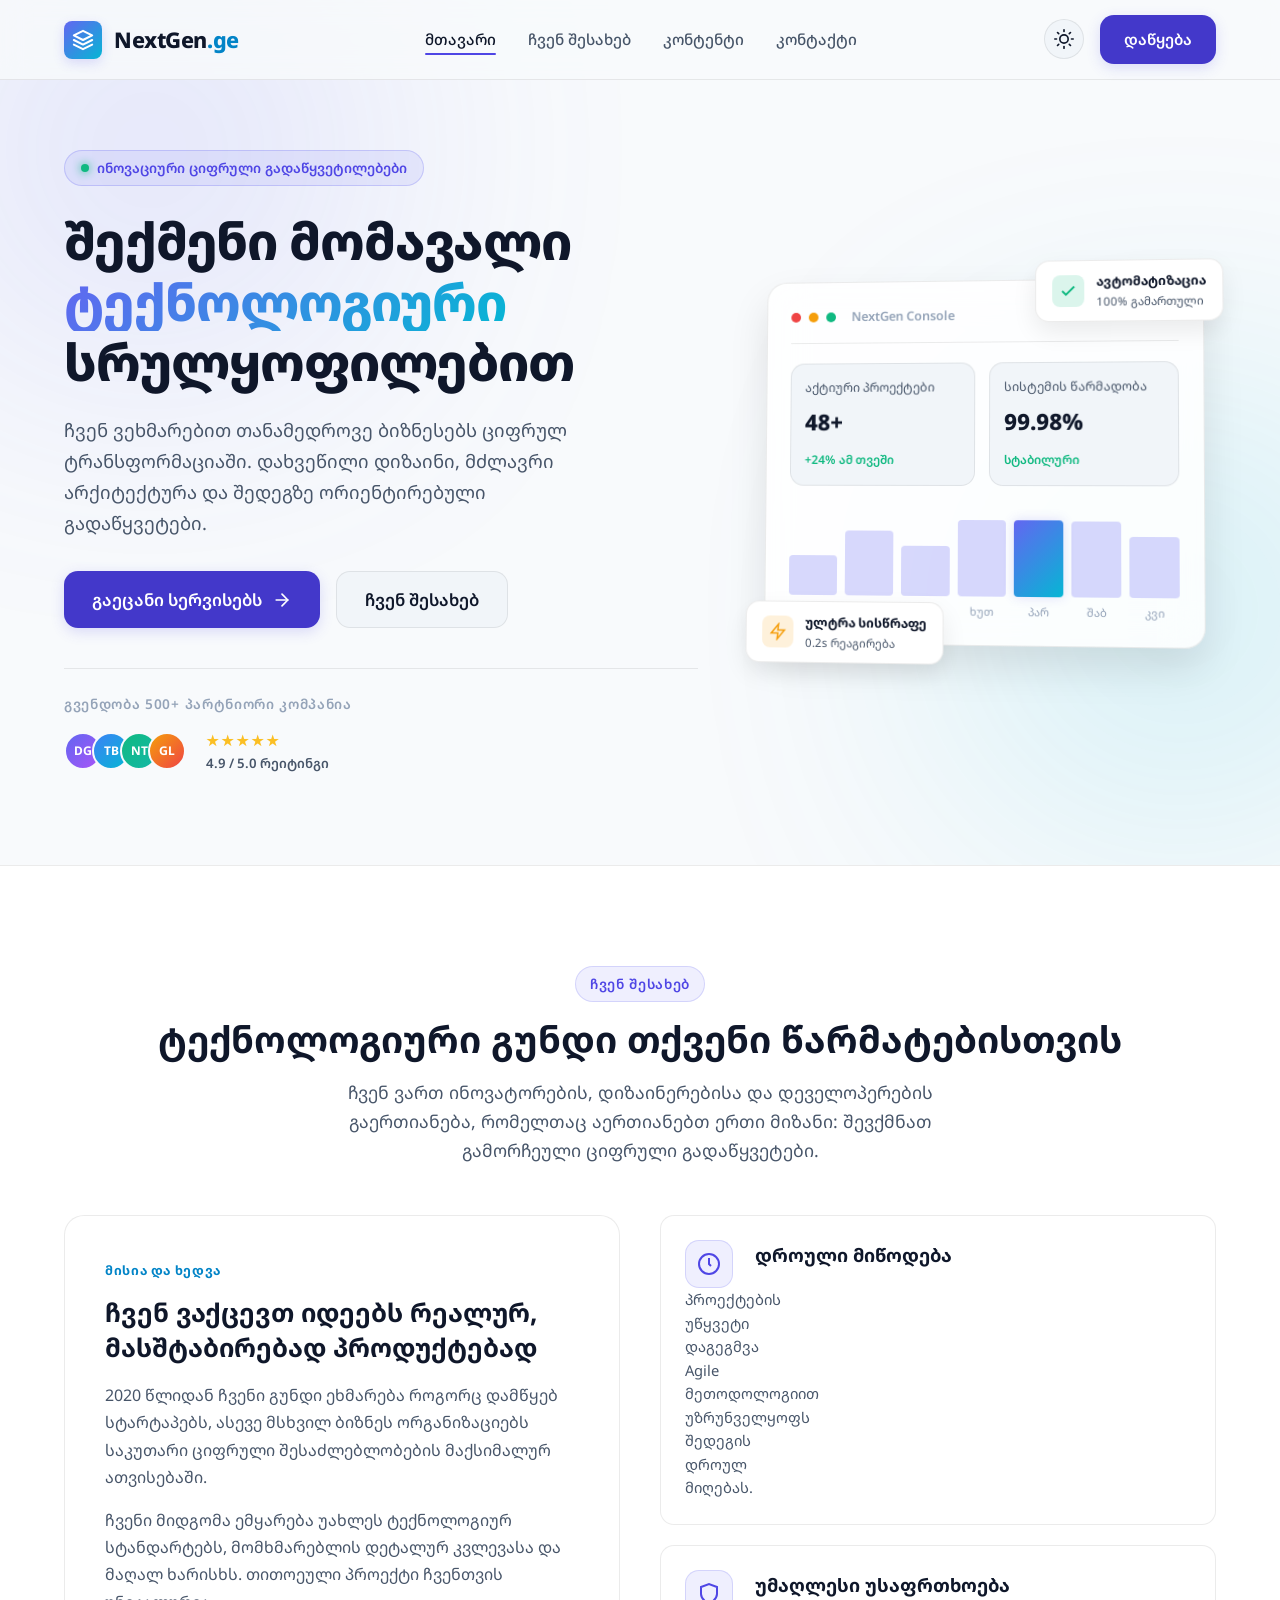
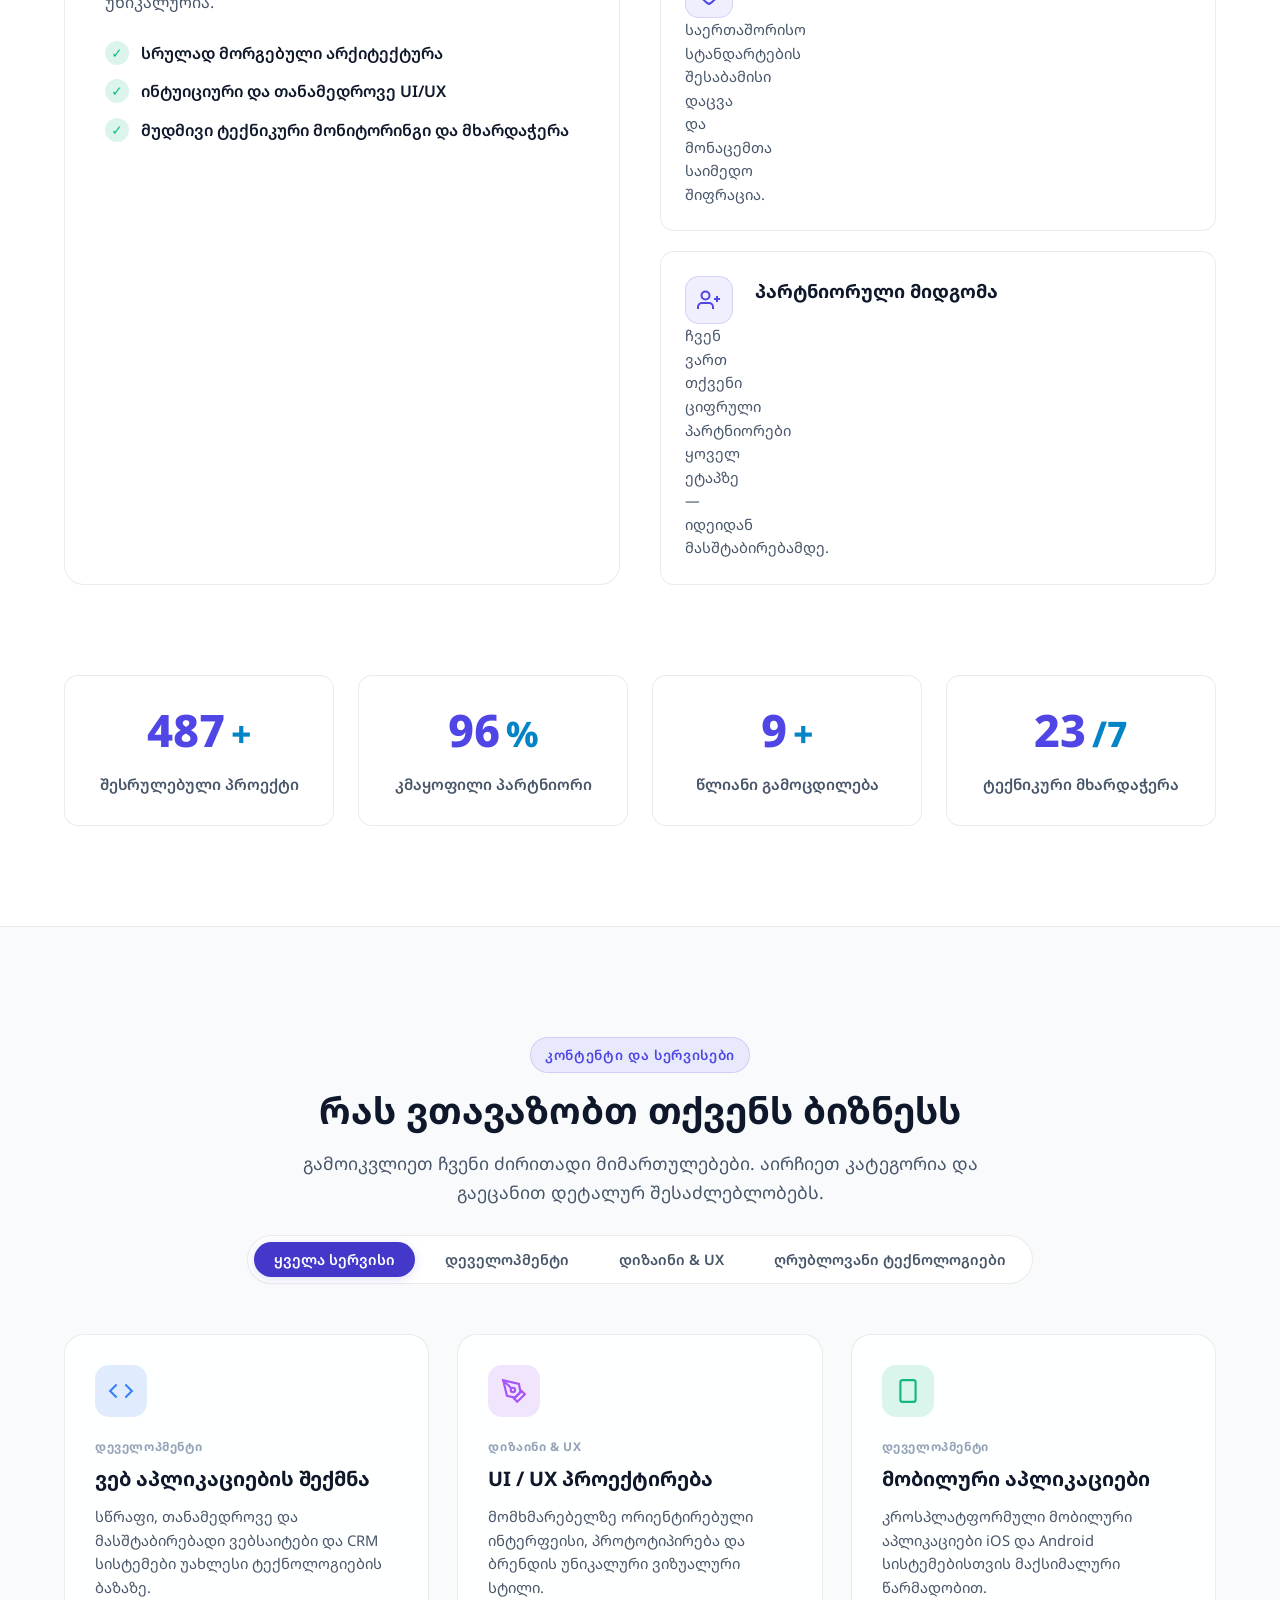
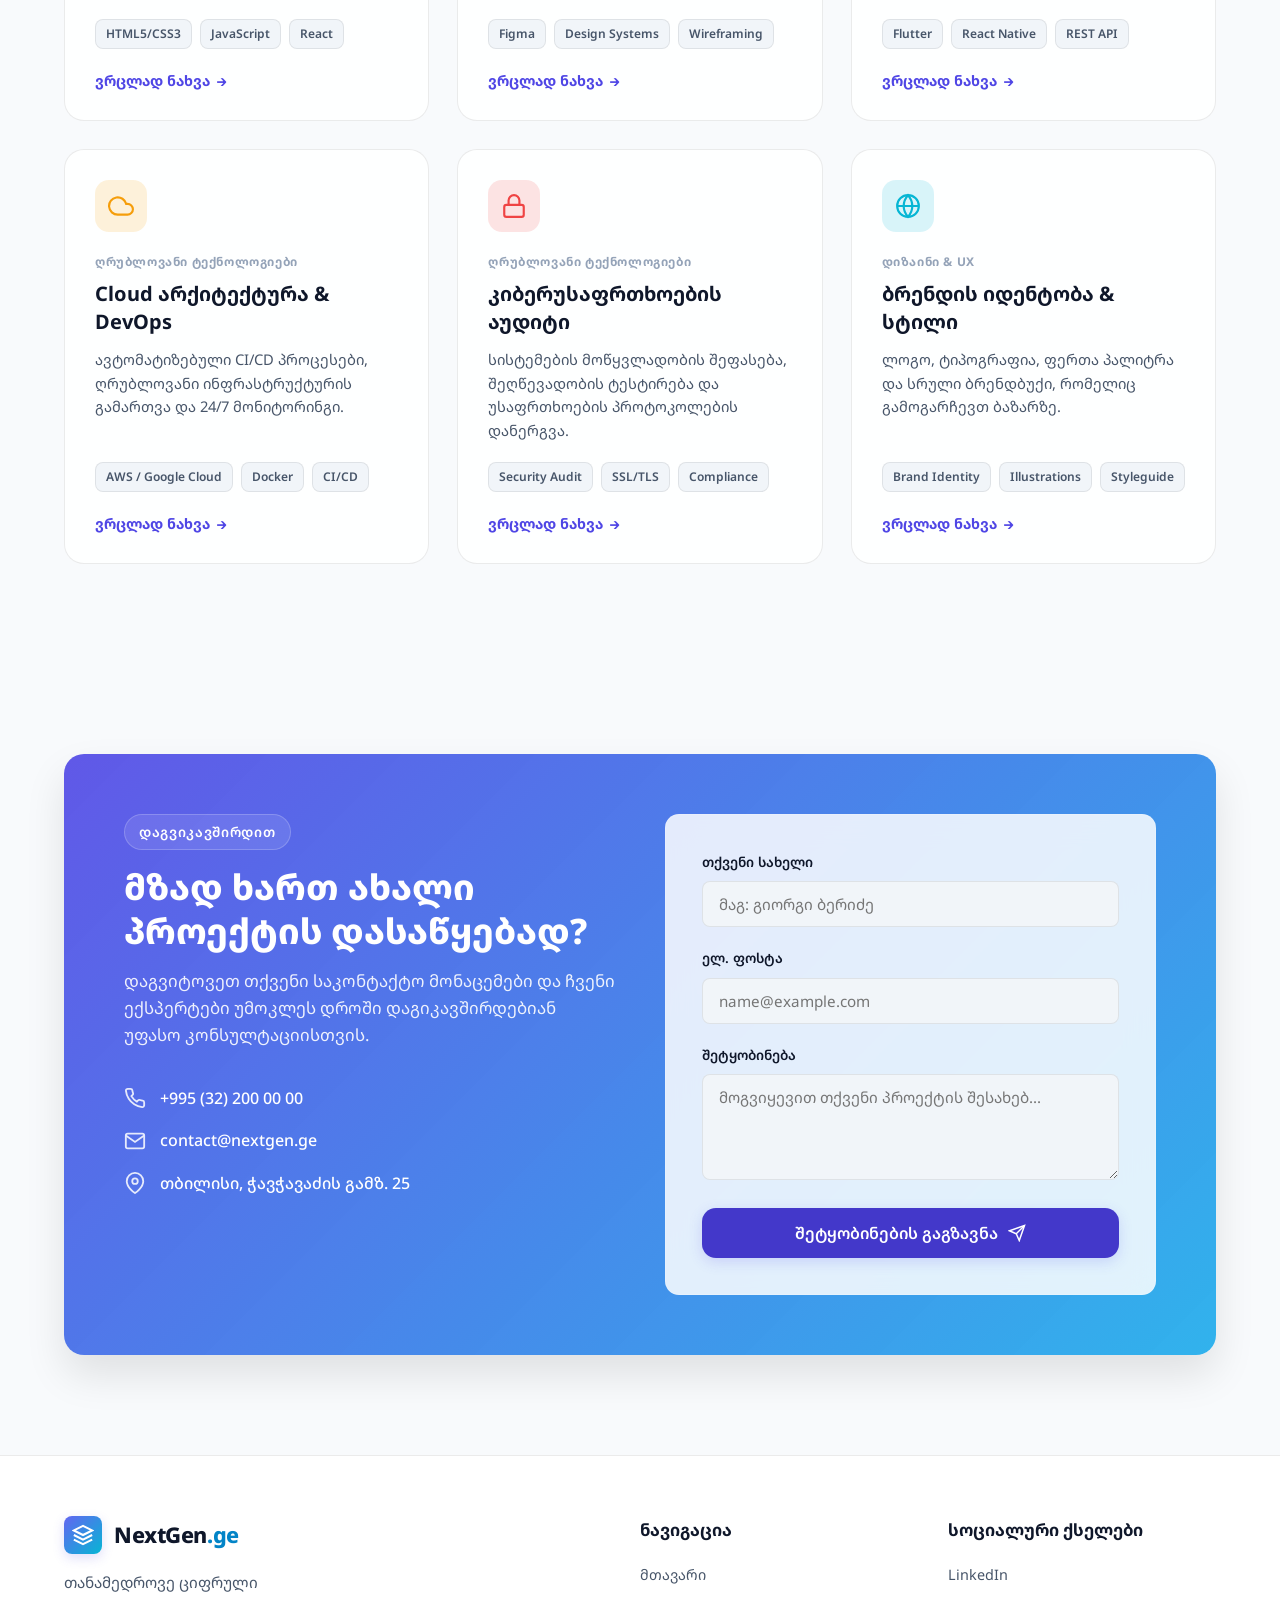
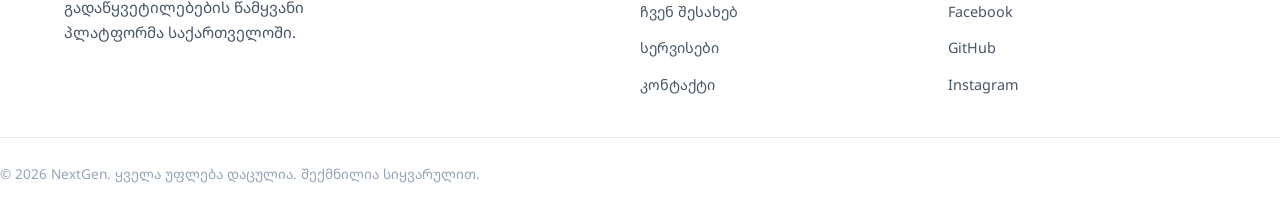
<file: index.html>
<!DOCTYPE html>
<html lang="ka">
<head>
    <meta charset="UTF-8">
    <meta name="viewport" content="width=device-width, initial-scale=1.0">
    <title>NextGen Solutions - Landing Page</title>
    <!-- Google Fonts: Noto Sans Georgian & Plus Jakarta Sans -->
    <link rel="preconnect" href="https://fonts.googleapis.com">
    <link rel="preconnect" href="https://fonts.gstatic.com" crossorigin>
    <link href="https://fonts.googleapis.com/css2?family=Noto+Sans+Georgian:wght@300;400;500;600;700;800&family=Plus+Jakarta+Sans:wght@400;500;600;700;800&display=swap" rel="stylesheet">
    <link rel="stylesheet" href="style.css">
</head>
<body>

    <!-- Background Glow Effect -->
    <div class="ambient-glow glow-1"></div>
    <div class="ambient-glow glow-2"></div>

    <!-- Navigation Header -->
    <header class="navbar" id="navbar">
        <div class="container nav-container">
            <a href="#hero" class="nav-logo">
                <div class="logo-icon">
                    <svg viewBox="0 0 24 24" fill="none" stroke="currentColor" stroke-width="2.2" stroke-linecap="round" stroke-linejoin="round">
                        <polygon points="12 2 2 7 12 12 22 7 12 2"></polygon>
                        <polyline points="2 17 12 22 22 17"></polyline>
                        <polyline points="2 12 12 17 22 12"></polyline>
                    </svg>
                </div>
                <span>NextGen<span class="logo-accent">.ge</span></span>
            </a>

            <nav class="nav-menu" id="navMenu">
                <ul class="nav-list">
                    <li><a href="#hero" class="nav-link active">მთავარი</a></li>
                    <li><a href="#about" class="nav-link">ჩვენ შესახებ</a></li>
                    <li><a href="#content" class="nav-link">კონტენტი</a></li>
                    <li><a href="#contact" class="nav-link">კონტაქტი</a></li>
                </ul>
            </nav>

            <div class="nav-actions">
                <!-- Theme Toggle Button -->
                <button class="theme-toggle" id="themeToggle" aria-label="თემის შეცვლა" title="თემის შეცვლა">
                    <svg class="sun-icon" viewBox="0 0 24 24" fill="none" stroke="currentColor" stroke-width="2" stroke-linecap="round" stroke-linejoin="round">
                        <circle cx="12" cy="12" r="5"></circle>
                        <line x1="12" y1="1" x2="12" y2="3"></line>
                        <line x1="12" y1="21" x2="12" y2="23"></line>
                        <line x1="4.22" y1="4.22" x2="5.64" y2="5.64"></line>
                        <line x1="18.36" y1="18.36" x2="19.78" y2="19.78"></line>
                        <line x1="1" y1="12" x2="3" y2="12"></line>
                        <line x1="21" y1="12" x2="23" y2="12"></line>
                        <line x1="4.22" y1="19.78" x2="5.64" y2="18.36"></line>
                        <line x1="18.36" y1="5.64" x2="19.78" y2="4.22"></line>
                    </svg>
                    <svg class="moon-icon" viewBox="0 0 24 24" fill="none" stroke="currentColor" stroke-width="2" stroke-linecap="round" stroke-linejoin="round">
                        <path d="M21 12.79A9 9 0 1 1 11.21 3 7 7 0 0 0 21 12.79z"></path>
                    </svg>
                </button>

                <a href="#contact" class="btn btn-primary nav-cta">დაწყება</a>

                <!-- Mobile Hamburger Toggle -->
                <button class="mobile-toggle" id="mobileToggle" aria-label="მენიუს გახსნა">
                    <span></span>
                    <span></span>
                    <span></span>
                </button>
            </div>
        </div>
    </header>

    <main>
        <!-- ================= HERO SECTION ================= -->
        <section class="hero-section" id="hero">
            <div class="container hero-container">
                <div class="hero-content">
                    <div class="hero-badge">
                        <span class="badge-dot"></span>
                        <span>ინოვაციური ციფრული გადაწყვეტილებები</span>
                    </div>

                    <h1 class="hero-title">
                        შექმენი მომავალი <span class="gradient-text">ტექნოლოგიური</span> სრულყოფილებით
                    </h1>

                    <p class="hero-desc">
                        ჩვენ ვეხმარებით თანამედროვე ბიზნესებს ციფრულ ტრანსფორმაციაში. დახვეწილი დიზაინი, მძლავრი არქიტექტურა და შედეგზე ორიენტირებული გადაწყვეტები.
                    </p>

                    <div class="hero-buttons">
                        <a href="#content" class="btn btn-primary btn-lg">
                            <span>გაეცანი სერვისებს</span>
                            <svg viewBox="0 0 24 24" fill="none" stroke="currentColor" stroke-width="2" stroke-linecap="round" stroke-linejoin="round">
                                <line x1="5" y1="12" x2="19" y2="12"></line>
                                <polyline points="12 5 19 12 12 19"></polyline>
                            </svg>
                        </a>
                        <a href="#about" class="btn btn-secondary btn-lg">
                            <span>ჩვენ შესახებ</span>
                        </a>
                    </div>

                    <div class="hero-trust">
                        <p class="trust-text">გვენდობა 500+ პარტნიორი კომპანია</p>
                        <div class="trust-avatars">
                            <div class="avatar-group">
                                <div class="avatar" style="background: linear-gradient(135deg, #6366f1, #a855f7);">DG</div>
                                <div class="avatar" style="background: linear-gradient(135deg, #3b82f6, #06b6d4);">TB</div>
                                <div class="avatar" style="background: linear-gradient(135deg, #10b981, #14b8a6);">NT</div>
                                <div class="avatar" style="background: linear-gradient(135deg, #f59e0b, #ef4444);">GL</div>
                            </div>
                            <div class="rating-box">
                                <div class="stars">★★★★★</div>
                                <span class="rating-num">4.9 / 5.0 რეიტინგი</span>
                            </div>
                        </div>
                    </div>
                </div>

                <!-- Hero Graphic / Interactive Card -->
                <div class="hero-visual">
                    <div class="glass-dashboard-card" id="heroCard">
                        <div class="card-header-bar">
                            <span class="bar-dot red"></span>
                            <span class="bar-dot yellow"></span>
                            <span class="bar-dot green"></span>
                            <span class="bar-title">NextGen Console</span>
                        </div>

                        <div class="card-metric-grid">
                            <div class="metric-box">
                                <span class="metric-label">აქტიური პროექტები</span>
                                <span class="metric-value">48+</span>
                                <span class="metric-change positive">+24% ამ თვეში</span>
                            </div>
                            <div class="metric-box">
                                <span class="metric-label">სისტემის წარმადობა</span>
                                <span class="metric-value">99.98%</span>
                                <span class="metric-change positive">სტაბილური</span>
                            </div>
                        </div>

                        <div class="card-graph-preview">
                            <div class="graph-bar-item" style="--height: 40%;"><span>ორშ</span></div>
                            <div class="graph-bar-item" style="--height: 65%;"><span>სამ</span></div>
                            <div class="graph-bar-item" style="--height: 50%;"><span>ოთხ</span></div>
                            <div class="graph-bar-item" style="--height: 85%;"><span>ხუთ</span></div>
                            <div class="graph-bar-item active" style="--height: 100%;"><span>პარ</span></div>
                            <div class="graph-bar-item" style="--height: 75%;"><span>შაბ</span></div>
                            <div class="graph-bar-item" style="--height: 60%;"><span>კვი</span></div>
                        </div>

                        <!-- Floating Micro Cards -->
                        <div class="floating-badge badge-top">
                            <div class="badge-icon success">
                                <svg viewBox="0 0 24 24" fill="none" stroke="currentColor" stroke-width="2.5"><polyline points="20 6 9 17 4 12"></polyline></svg>
                            </div>
                            <div>
                                <p class="float-title">ავტომატიზაცია</p>
                                <p class="float-sub">100% გამართული</p>
                            </div>
                        </div>

                        <div class="floating-badge badge-bottom">
                            <div class="badge-icon fire">
                                <svg viewBox="0 0 24 24" fill="none" stroke="currentColor" stroke-width="2"><polygon points="13 2 3 14 12 14 11 22 21 10 12 10 13 2"></polygon></svg>
                            </div>
                            <div>
                                <p class="float-title">ულტრა სისწრაფე</p>
                                <p class="float-sub">0.2s რეაგირება</p>
                            </div>
                        </div>
                    </div>
                </div>
            </div>
        </section>

        <!-- ================= ABOUT SECTION ================= -->
        <section class="about-section" id="about">
            <div class="container">
                <div class="section-header text-center">
                    <span class="section-tag">ჩვენ შესახებ</span>
                    <h2 class="section-title">ტექნოლოგიური გუნდი თქვენი წარმატებისთვის</h2>
                    <p class="section-desc">
                        ჩვენ ვართ ინოვატორების, დიზაინერებისა და დეველოპერების გაერთიანება, რომელთაც აერთიანებთ ერთი მიზანი: შევქმნათ გამორჩეული ციფრული გადაწყვეტები.
                    </p>
                </div>

                <div class="about-main-grid">
                    <div class="about-story-card">
                        <div class="story-badge">მისია და ხედვა</div>
                        <h3>ჩვენ ვაქცევთ იდეებს რეალურ, მასშტაბირებად პროდუქტებად</h3>
                        <p>
                            2020 წლიდან ჩვენი გუნდი ეხმარება როგორც დამწყებ სტარტაპებს, ასევე მსხვილ ბიზნეს ორგანიზაციებს საკუთარი ციფრული შესაძლებლობების მაქსიმალურ ათვისებაში.
                        </p>
                        <p>
                            ჩვენი მიდგომა ემყარება უახლეს ტექნოლოგიურ სტანდარტებს, მომხმარებლის დეტალურ კვლევასა და მაღალ ხარისხს. თითოეული პროექტი ჩვენთვის უნიკალურია.
                        </p>

                        <div class="about-bullets">
                            <div class="bullet-item">
                                <div class="bullet-check">✓</div>
                                <span>სრულად მორგებული არქიტექტურა</span>
                            </div>
                            <div class="bullet-item">
                                <div class="bullet-check">✓</div>
                                <span>ინტუიციური და თანამედროვე UI/UX</span>
                            </div>
                            <div class="bullet-item">
                                <div class="bullet-check">✓</div>
                                <span>მუდმივი ტექნიკური მონიტორინგი და მხარდაჭერა</span>
                            </div>
                        </div>
                    </div>

                    <div class="about-pillars">
                        <div class="pillar-card">
                            <div class="pillar-icon">
                                <svg viewBox="0 0 24 24" fill="none" stroke="currentColor" stroke-width="2"><circle cx="12" cy="12" r="10"></circle><polyline points="12 6 12 12 14 14"></polyline></svg>
                            </div>
                            <h4>დროული მიწოდება</h4>
                            <p>პროექტების უწყვეტი დაგეგმვა Agile მეთოდოლოგიით უზრუნველყოფს შედეგის დროულ მიღებას.</p>
                        </div>

                        <div class="pillar-card">
                            <div class="pillar-icon">
                                <svg viewBox="0 0 24 24" fill="none" stroke="currentColor" stroke-width="2"><path d="M12 22s8-4 8-10V5l-8-3-8 3v7c0 6 8 10 8 10z"></path></svg>
                            </div>
                            <h4>უმაღლესი უსაფრთხოება</h4>
                            <p>საერთაშორისო სტანდარტების შესაბამისი დაცვა და მონაცემთა საიმედო შიფრაცია.</p>
                        </div>

                        <div class="pillar-card">
                            <div class="pillar-icon">
                                <svg viewBox="0 0 24 24" fill="none" stroke="currentColor" stroke-width="2"><path d="M16 21v-2a4 4 0 0 0-4-4H5a4 4 0 0 0-4 4v2"></path><circle cx="8.5" cy="7.5" r="4"></circle><line x1="20" y1="8" x2="20" y2="14"></line><line x1="23" y1="11" x2="17" y2="11"></line></svg>
                            </div>
                            <h4>პარტნიორული მიდგომა</h4>
                            <p>ჩვენ ვართ თქვენი ციფრული პარტნიორები ყოველ ეტაპზე — იდეიდან მასშტაბირებამდე.</p>
                        </div>
                    </div>
                </div>

                <!-- Animated Stats Counter Row -->
                <div class="stats-row" id="statsSection">
                    <div class="stat-card">
                        <div class="stat-number" data-target="500">0</div>
                        <span class="stat-suffix">+</span>
                        <p class="stat-label">შესრულებული პროექტი</p>
                    </div>

                    <div class="stat-card">
                        <div class="stat-number" data-target="99">0</div>
                        <span class="stat-suffix">%</span>
                        <p class="stat-label">კმაყოფილი პარტნიორი</p>
                    </div>

                    <div class="stat-card">
                        <div class="stat-number" data-target="10">0</div>
                        <span class="stat-suffix">+</span>
                        <p class="stat-label">წლიანი გამოცდილება</p>
                    </div>

                    <div class="stat-card">
                        <div class="stat-number" data-target="24">0</div>
                        <span class="stat-suffix">/7</span>
                        <p class="stat-label">ტექნიკური მხარდაჭერა</p>
                    </div>
                </div>
            </div>
        </section>

        <!-- ================= CONTENT / SERVICES SECTION ================= -->
        <section class="content-section" id="content">
            <div class="container">
                <div class="section-header text-center">
                    <span class="section-tag">კონტენტი და სერვისები</span>
                    <h2 class="section-title">რას ვთავაზობთ თქვენს ბიზნესს</h2>
                    <p class="section-desc">
                        გამოიკვლიეთ ჩვენი ძირითადი მიმართულებები. აირჩიეთ კატეგორია და გაეცანით დეტალურ შესაძლებლობებს.
                    </p>

                    <!-- Filter Tabs (Interactive with JS) -->
                    <div class="filter-tabs" id="contentFilter">
                        <button class="filter-btn active" data-category="all">ყველა სერვისი</button>
                        <button class="filter-btn" data-category="development">დეველოპმენტი</button>
                        <button class="filter-btn" data-category="design">დიზაინი & UX</button>
                        <button class="filter-btn" data-category="cloud">ღრუბლოვანი ტექნოლოგიები</button>
                    </div>
                </div>

                <!-- Cards Grid -->
                <div class="cards-grid" id="cardsGrid">
                    <!-- Card 1 -->
                    <div class="service-card" data-category="development">
                        <div class="card-icon-box blue">
                            <svg viewBox="0 0 24 24" fill="none" stroke="currentColor" stroke-width="2"><polyline points="16 18 22 12 16 6"></polyline><polyline points="8 6 2 12 8 18"></polyline></svg>
                        </div>
                        <div class="card-category-tag">დეველოპმენტი</div>
                        <h3 class="card-title">ვებ აპლიკაციების შექმნა</h3>
                        <p class="card-summary">
                            სწრაფი, თანამედროვე და მასშტაბირებადი ვებსაიტები და CRM სისტემები უახლესი ტექნოლოგიების ბაზაზე.
                        </p>
                        <div class="card-tech-pills">
                            <span>HTML5/CSS3</span>
                            <span>JavaScript</span>
                            <span>React</span>
                        </div>
                        <button class="btn-card-link open-modal-btn" data-title="ვებ აპლიკაციების შექმნა" data-body="ჩვენ ვქმნით უმაღლესი წარმადობის, საძიებო სისტემებზე (SEO) ოპტიმიზებულ და უსაფრთხო ვებ პლატფორმებს. თითოეული პროექტი იტესტება ყველა მოწყობილობაზე.">
                            ვრცლად ნახვა <span>→</span>
                        </button>
                    </div>

                    <!-- Card 2 -->
                    <div class="service-card" data-category="design">
                        <div class="card-icon-box purple">
                            <svg viewBox="0 0 24 24" fill="none" stroke="currentColor" stroke-width="2"><path d="M12 19l7-7 3 3-7 7-3-3z"></path><path d="M18 13l-1.5-7.5L2 2l3.5 14.5L13 18l5-5z"></path><path d="M2 2l7.586 7.586"></path><circle cx="11" cy="11" r="2"></circle></svg>
                        </div>
                        <div class="card-category-tag">დიზაინი & UX</div>
                        <h3 class="card-title">UI / UX პროექტირება</h3>
                        <p class="card-summary">
                            მომხმარებელზე ორიენტირებული ინტერფეისი, პროტოტიპირება და ბრენდის უნიკალური ვიზუალური სტილი.
                        </p>
                        <div class="card-tech-pills">
                            <span>Figma</span>
                            <span>Design Systems</span>
                            <span>Wireframing</span>
                        </div>
                        <button class="btn-card-link open-modal-btn" data-title="UI / UX პროექტირება" data-body="კვლევაზე დაფუძნებული დიზაინ გადაწყვეტილებები, რომლებიც ზრდის კონვერსიას და მომხმარებლის კმაყოფილებას. ვქმნით სრულყოფილ დიზაინ სისტემებს.">
                            ვრცლად ნახვა <span>→</span>
                        </button>
                    </div>

                    <!-- Card 3 -->
                    <div class="service-card" data-category="development">
                        <div class="card-icon-box green">
                            <svg viewBox="0 0 24 24" fill="none" stroke="currentColor" stroke-width="2"><rect x="5" y="2" width="14" height="20" rx="2" ry="2"></rect><line x1="12" y1="18" x2="12.01" y2="18"></line></svg>
                        </div>
                        <div class="card-category-tag">დეველოპმენტი</div>
                        <h3 class="card-title">მობილური აპლიკაციები</h3>
                        <p class="card-summary">
                            კროსპლატფორმული მობილური აპლიკაციები iOS და Android სისტემებისთვის მაქსიმალური წარმადობით.
                        </p>
                        <div class="card-tech-pills">
                            <span>Flutter</span>
                            <span>React Native</span>
                            <span>REST API</span>
                        </div>
                        <button class="btn-card-link open-modal-btn" data-title="მობილური აპლიკაციები" data-body="თანამედროვე მობილური აპლიკაციები ნატიური შეგრძნებით. Push შეტყობინებები, ოფლაინ მხარდაჭერა და ინტეგრირებული გადახდის სისტემები.">
                            ვრცლად ნახვა <span>→</span>
                        </button>
                    </div>

                    <!-- Card 4 -->
                    <div class="service-card" data-category="cloud">
                        <div class="card-icon-box orange">
                            <svg viewBox="0 0 24 24" fill="none" stroke="currentColor" stroke-width="2"><path d="M18 10h-1.26A8 8 0 1 0 9 20h9a5 5 0 0 0 0-10z"></path></svg>
                        </div>
                        <div class="card-category-tag">ღრუბლოვანი ტექნოლოგიები</div>
                        <h3 class="card-title">Cloud არქიტექტურა & DevOps</h3>
                        <p class="card-summary">
                            ავტომატიზებული CI/CD პროცესები, ღრუბლოვანი ინფრასტრუქტურის გამართვა და 24/7 მონიტორინგი.
                        </p>
                        <div class="card-tech-pills">
                            <span>AWS / Google Cloud</span>
                            <span>Docker</span>
                            <span>CI/CD</span>
                        </div>
                        <button class="btn-card-link open-modal-btn" data-title="Cloud არქიტექტურა & DevOps" data-body="სანდო, ავტომატიზებული და მასშტაბირებადი ინფრასტრუქტურა. უზრუნველვყოფთ ნულოვან შეფერხებას და მონაცემთა რეზერვირებას.">
                            ვრცლად ნახვა <span>→</span>
                        </button>
                    </div>

                    <!-- Card 5 -->
                    <div class="service-card" data-category="cloud">
                        <div class="card-icon-box red">
                            <svg viewBox="0 0 24 24" fill="none" stroke="currentColor" stroke-width="2"><rect x="3" y="11" width="18" height="11" rx="2" ry="2"></rect><path d="M7 11V7a5 5 0 0 1 10 0v4"></path></svg>
                        </div>
                        <div class="card-category-tag">ღრუბლოვანი ტექნოლოგიები</div>
                        <h3 class="card-title">კიბერუსაფრთხოების აუდიტი</h3>
                        <p class="card-summary">
                            სისტემების მოწყვლადობის შეფასება, შეღწევადობის ტესტირება და უსაფრთხოების პროტოკოლების დანერგვა.
                        </p>
                        <div class="card-tech-pills">
                            <span>Security Audit</span>
                            <span>SSL/TLS</span>
                            <span>Compliance</span>
                        </div>
                        <button class="btn-card-link open-modal-btn" data-title="კიბერუსაფრთხოების აუდიტი" data-body="თქვენი ბიზნესის მონაცემების სრული დაცვა. რეგულარული აუდიტები, უსაფრთხოების ანგარიშები და პრევენციული მექანიზმები.">
                            ვრცლად ნახვა <span>→</span>
                        </button>
                    </div>

                    <!-- Card 6 -->
                    <div class="service-card" data-category="design">
                        <div class="card-icon-box cyan">
                            <svg viewBox="0 0 24 24" fill="none" stroke="currentColor" stroke-width="2"><circle cx="12" cy="12" r="10"></circle><line x1="2" y1="12" x2="22" y2="12"></line><path d="M12 2a15.3 15.3 0 0 1 4 10 15.3 15.3 0 0 1-4 10 15.3 15.3 0 0 1-4-10 15.3 15.3 0 0 1 4-10z"></path></svg>
                        </div>
                        <div class="card-category-tag">დიზაინი & UX</div>
                        <h3 class="card-title">ბრენდის იდენტობა & სტილი</h3>
                        <p class="card-summary">
                            ლოგო, ტიპოგრაფია, ფერთა პალიტრა და სრული ბრენდბუქი, რომელიც გამოგარჩევთ ბაზარზე.
                        </p>
                        <div class="card-tech-pills">
                            <span>Brand Identity</span>
                            <span>Illustrations</span>
                            <span>Styleguide</span>
                        </div>
                        <button class="btn-card-link open-modal-btn" data-title="ბრენდის იდენტობა & სტილი" data-body="უნიკალური ვიზუალური იდენტობა, რომელიც ასახავს თქვენი კომპანიის ღირებულებებს და ქმნის ემოციურ კავშირს მომხმარებელთან.">
                            ვრცლად ნახვა <span>→</span>
                        </button>
                    </div>
                </div>
            </div>
        </section>

        <!-- ================= CONTACT / CTA SECTION ================= -->
        <section class="contact-section" id="contact">
            <div class="container">
                <div class="contact-box">
                    <div class="contact-info">
                        <span class="section-tag light">დაგვიკავშირდით</span>
                        <h2>მზად ხართ ახალი პროექტის დასაწყებად?</h2>
                        <p>დაგვიტოვეთ თქვენი საკონტაქტო მონაცემები და ჩვენი ექსპერტები უმოკლეს დროში დაგიკავშირდებიან უფასო კონსულტაციისთვის.</p>
                        
                        <div class="contact-details">
                            <div class="c-detail-item">
                                <svg viewBox="0 0 24 24" fill="none" stroke="currentColor" stroke-width="2"><path d="M22 16.92v3a2 2 0 0 1-2.18 2 19.79 19.79 0 0 1-8.63-3.07 19.5 19.5 0 0 1-6-6 19.79 19.79 0 0 1-3.07-8.67A2 2 0 0 1 4.11 2h3a2 2 0 0 1 2 1.72 12.84 12.84 0 0 0 .7 2.81 2 2 0 0 1-.45 2.11L8.09 9.91a16 16 0 0 0 6 6l1.27-1.27a2 2 0 0 1 2.11-.45 12.84 12.84 0 0 0 2.81.7A2 2 0 0 1 22 16.92z"></path></svg>
                                <span>+995 (32) 200 00 00</span>
                            </div>
                            <div class="c-detail-item">
                                <svg viewBox="0 0 24 24" fill="none" stroke="currentColor" stroke-width="2"><path d="M4 4h16c1.1 0 2 .9 2 2v12c0 1.1-.9 2-2 2H4c-1.1 0-2-.9-2-2V6c0-1.1.9-2 2-2z"></path><polyline points="22,6 12,13 2,6"></polyline></svg>
                                <span>contact@nextgen.ge</span>
                            </div>
                            <div class="c-detail-item">
                                <svg viewBox="0 0 24 24" fill="none" stroke="currentColor" stroke-width="2"><path d="M21 10c0 7-9 13-9 13s-9-6-9-13a9 9 0 0 1 18 0z"></path><circle cx="12" cy="10" r="3"></circle></svg>
                                <span>თბილისი, ჭავჭავაძის გამზ. 25</span>
                            </div>
                        </div>
                    </div>

                    <form class="contact-form" id="contactForm">
                        <div class="form-group">
                            <label for="userName">თქვენი სახელი</label>
                            <input type="text" id="userName" name="name" placeholder="მაგ: გიორგი ბერიძე" required>
                        </div>

                        <div class="form-group">
                            <label for="userEmail">ელ. ფოსტა</label>
                            <input type="email" id="userEmail" name="email" placeholder="name@example.com" required>
                        </div>

                        <div class="form-group">
                            <label for="userMessage">შეტყობინება</label>
                            <textarea id="userMessage" name="message" rows="4" placeholder="მოგვიყევით თქვენი პროექტის შესახებ..." required></textarea>
                        </div>

                        <button type="submit" class="btn btn-primary btn-submit">
                            <span>შეტყობინების გაგზავნა</span>
                            <svg viewBox="0 0 24 24" fill="none" stroke="currentColor" stroke-width="2"><line x1="22" y1="2" x2="11" y2="13"></line><polygon points="22 2 15 22 11 13 2 9 22 2"></polygon></svg>
                        </button>
                        <div class="form-feedback" id="formFeedback"></div>
                    </form>
                </div>
            </div>
        </section>
    </main>

    <!-- Footer -->
    <footer class="footer">
        <div class="container footer-container">
            <div class="footer-brand">
                <div class="nav-logo">
                    <div class="logo-icon">
                        <svg viewBox="0 0 24 24" fill="none" stroke="currentColor" stroke-width="2.2">
                            <polygon points="12 2 2 7 12 12 22 7 12 2"></polygon>
                            <polyline points="2 17 12 22 22 17"></polyline>
                            <polyline points="2 12 12 17 22 12"></polyline>
                        </svg>
                    </div>
                    <span>NextGen<span class="logo-accent">.ge</span></span>
                </div>
                <p>თანამედროვე ციფრული გადაწყვეტილებების წამყვანი პლატფორმა საქართველოში.</p>
            </div>

            <div class="footer-links">
                <h4>ნავიგაცია</h4>
                <ul>
                    <li><a href="#hero">მთავარი</a></li>
                    <li><a href="#about">ჩვენ შესახებ</a></li>
                    <li><a href="#content">სერვისები</a></li>
                    <li><a href="#contact">კონტაქტი</a></li>
                </ul>
            </div>

            <div class="footer-links">
                <h4>სოციალური ქსელები</h4>
                <ul>
                    <li><a href="#">LinkedIn</a></li>
                    <li><a href="#">Facebook</a></li>
                    <li><a href="#">GitHub</a></li>
                    <li><a href="#">Instagram</a></li>
                </ul>
            </div>
        </div>
        <div class="footer-bottom text-center">
            <p>© 2026 NextGen. ყველა უფლება დაცულია. შექმნილია სიყვარულით.</p>
        </div>
    </footer>

    <!-- Interactive Detail Modal -->
    <div class="modal-overlay" id="detailModal">
        <div class="modal-window">
            <button class="modal-close" id="modalClose">&times;</button>
            <div class="modal-header">
                <h3 id="modalTitle">სერვისის დეტალები</h3>
            </div>
            <div class="modal-body">
                <p id="modalBodyText">ტექსტი...</p>
            </div>
            <div class="modal-footer">
                <a href="#contact" class="btn btn-primary" id="modalActionBtn">დაგვიკავშირდით</a>
                <button class="btn btn-secondary" id="modalCloseBtn">დახურვა</button>
            </div>
        </div>
    </div>

    <!-- Back To Top Button -->
    <button class="back-to-top" id="backToTop" aria-label="ზემოთ დაბრუნება">
        <svg viewBox="0 0 24 24" fill="none" stroke="currentColor" stroke-width="2.5"><polyline points="18 15 12 9 6 15"></polyline></svg>
    </button>

    <script src="script.js"></script>
</body>
</html>
</file>
<file: style.css>
/* ====================================================
   NextGen Solutions - Modern Landing Page Stylesheet
   ==================================================== */

:root {
    /* Color Palette - Dark Theme (Default) */
    --bg-primary: #0a0d14;
    --bg-secondary: #101623;
    --bg-tertiary: #161f31;
    --bg-card: rgba(22, 31, 49, 0.7);
    --bg-card-hover: rgba(30, 41, 64, 0.9);
    
    --text-primary: #f8fafc;
    --text-secondary: #94a3b8;
    --text-muted: #64748b;
    
    --primary: #4f46e5;
    --primary-light: #6366f1;
    --primary-glow: rgba(99, 102, 241, 0.35);
    
    --accent: #06b6d4;
    --accent-glow: rgba(6, 182, 212, 0.3);
    
    --gradient-hero: linear-gradient(135deg, #6366f1 0%, #06b6d4 100%);
    --gradient-card: linear-gradient(180deg, rgba(255, 255, 255, 0.05) 0%, rgba(255, 255, 255, 0) 100%);
    
    --border-color: rgba(255, 255, 255, 0.08);
    --border-hover: rgba(99, 102, 241, 0.4);
    
    --radius-sm: 8px;
    --radius-md: 14px;
    --radius-lg: 20px;
    --radius-full: 9999px;
    
    --shadow-sm: 0 4px 6px -1px rgba(0, 0, 0, 0.1);
    --shadow-md: 0 10px 25px -5px rgba(0, 0, 0, 0.3);
    --shadow-lg: 0 20px 40px -10px rgba(0, 0, 0, 0.5);
    --shadow-glow: 0 0 30px var(--primary-glow);
    
    --font-main: 'Noto Sans Georgian', 'Plus Jakarta Sans', system-ui, -apple-system, sans-serif;
    --transition: all 0.3s cubic-bezier(0.16, 1, 0.3, 1);
}

/* Light Theme Variables */
[data-theme="light"] {
    --bg-primary: #f8fafc;
    --bg-secondary: #ffffff;
    --bg-tertiary: #f1f5f9;
    --bg-card: rgba(255, 255, 255, 0.85);
    --bg-card-hover: rgba(255, 255, 255, 1);
    
    --text-primary: #0f172a;
    --text-secondary: #475569;
    --text-muted: #94a3b8;
    
    --primary: #4338ca;
    --primary-light: #4f46e5;
    --primary-glow: rgba(79, 70, 229, 0.18);
    
    --accent: #0284c7;
    --accent-glow: rgba(2, 132, 199, 0.15);
    
    --border-color: rgba(0, 0, 0, 0.08);
    --border-hover: rgba(79, 70, 229, 0.3);
    
    --shadow-sm: 0 2px 4px rgba(0, 0, 0, 0.05);
    --shadow-md: 0 10px 25px rgba(0, 0, 0, 0.08);
    --shadow-lg: 0 20px 40px rgba(0, 0, 0, 0.1);
}

/* ================= Reset & Base Styles ================= */
* {
    margin: 0;
    padding: 0;
    box-sizing: border-box;
}

html {
    scroll-behavior: smooth;
    font-size: 16px;
}

body {
    font-family: var(--font-main);
    background-color: var(--bg-primary);
    color: var(--text-primary);
    line-height: 1.65;
    overflow-x: hidden;
    position: relative;
    transition: background-color 0.4s ease, color 0.4s ease;
}

a {
    color: inherit;
    text-decoration: none;
    transition: var(--transition);
}

ul {
    list-style: none;
}

button {
    font-family: inherit;
    cursor: pointer;
    border: none;
    background: none;
    transition: var(--transition);
}

.container {
    max-width: 1200px;
    margin: 0 auto;
    padding: 0 24px;
}

/* ================= Ambient Glow Accents ================= */
.ambient-glow {
    position: fixed;
    width: 500px;
    height: 500px;
    border-radius: 50%;
    filter: blur(140px);
    pointer-events: none;
    z-index: 0;
    opacity: 0.4;
    transition: opacity 0.5s ease;
}

.glow-1 {
    top: -100px;
    left: -100px;
    background: radial-gradient(circle, #6366f1, transparent 70%);
}

.glow-2 {
    top: 40%;
    right: -150px;
    background: radial-gradient(circle, #06b6d4, transparent 70%);
}

/* ================= Typography & Components ================= */
.gradient-text {
    background: var(--gradient-hero);
    -webkit-background-clip: text;
    -webkit-text-fill-color: transparent;
    display: inline-block;
}

.section-header {
    margin-bottom: 50px;
}

.section-header.text-center {
    text-align: center;
}

.section-tag {
    display: inline-block;
    padding: 6px 14px;
    font-size: 0.85rem;
    font-weight: 600;
    text-transform: uppercase;
    letter-spacing: 0.05em;
    color: var(--primary-light);
    background: rgba(99, 102, 241, 0.1);
    border: 1px solid rgba(99, 102, 241, 0.2);
    border-radius: var(--radius-full);
    margin-bottom: 14px;
}

.section-tag.light {
    background: rgba(255, 255, 255, 0.1);
    color: #fff;
    border-color: rgba(255, 255, 255, 0.2);
}

.section-title {
    font-size: 2.3rem;
    font-weight: 700;
    line-height: 1.25;
    margin-bottom: 16px;
    color: var(--text-primary);
}

.section-desc {
    font-size: 1.1rem;
    color: var(--text-secondary);
    max-width: 680px;
    margin: 0 auto;
}

/* Buttons */
.btn {
    display: inline-flex;
    align-items: center;
    justify-content: center;
    gap: 10px;
    padding: 12px 24px;
    font-size: 0.95rem;
    font-weight: 600;
    border-radius: var(--radius-md);
    cursor: pointer;
    text-decoration: none;
    white-space: nowrap;
    transition: var(--transition);
}

.btn-primary {
    background: var(--primary);
    color: #ffffff;
    box-shadow: 0 4px 14px var(--primary-glow);
}

.btn-primary:hover {
    background: var(--primary-light);
    transform: translateY(-2px);
    box-shadow: 0 6px 20px var(--primary-glow);
}

.btn-secondary {
    background: var(--bg-tertiary);
    color: var(--text-primary);
    border: 1px solid var(--border-color);
}

.btn-secondary:hover {
    background: var(--bg-card-hover);
    border-color: var(--border-hover);
    transform: translateY(-2px);
}

.btn-lg {
    padding: 14px 28px;
    font-size: 1.05rem;
}

.btn-lg svg {
    width: 20px;
    height: 20px;
    transition: transform 0.2s ease;
}

.btn-lg:hover svg {
    transform: translateX(4px);
}

/* ================= Navigation Bar ================= */
.navbar {
    position: fixed;
    top: 0;
    left: 0;
    width: 100%;
    height: 80px;
    z-index: 1000;
    background: rgba(10, 13, 20, 0.7);
    backdrop-filter: blur(14px);
    -webkit-backdrop-filter: blur(14px);
    border-bottom: 1px solid var(--border-color);
    transition: var(--transition);
}

[data-theme="light"] .navbar {
    background: rgba(248, 250, 252, 0.8);
}

.navbar.scrolled {
    height: 70px;
    box-shadow: var(--shadow-sm);
}

.nav-container {
    height: 100%;
    display: flex;
    align-items: center;
    justify-content: space-between;
}

.nav-logo {
    display: flex;
    align-items: center;
    gap: 12px;
    font-size: 1.35rem;
    font-weight: 800;
    letter-spacing: -0.02em;
}

.logo-icon {
    width: 38px;
    height: 38px;
    background: var(--gradient-hero);
    border-radius: var(--radius-sm);
    display: flex;
    align-items: center;
    justify-content: center;
    color: #ffffff;
    box-shadow: 0 4px 12px var(--primary-glow);
}

.logo-icon svg {
    width: 22px;
    height: 22px;
}

.logo-accent {
    color: var(--accent);
}

.nav-list {
    display: flex;
    align-items: center;
    gap: 32px;
}

.nav-link {
    font-weight: 500;
    font-size: 0.95rem;
    color: var(--text-secondary);
    position: relative;
    padding: 6px 0;
}

.nav-link:hover,
.nav-link.active {
    color: var(--text-primary);
}

.nav-link::after {
    content: '';
    position: absolute;
    bottom: 0;
    left: 0;
    width: 0;
    height: 2px;
    background: var(--primary-light);
    border-radius: 2px;
    transition: width 0.3s ease;
}

.nav-link.active::after,
.nav-link:hover::after {
    width: 100%;
}

.nav-actions {
    display: flex;
    align-items: center;
    gap: 16px;
}

/* Theme Toggle Button */
.theme-toggle {
    width: 40px;
    height: 40px;
    border-radius: 50%;
    background: var(--bg-tertiary);
    border: 1px solid var(--border-color);
    color: var(--text-primary);
    display: flex;
    align-items: center;
    justify-content: center;
    position: relative;
}

.theme-toggle:hover {
    background: var(--bg-card-hover);
    border-color: var(--border-hover);
}

.theme-toggle svg {
    width: 20px;
    height: 20px;
}

.sun-icon {
    display: none;
}

.moon-icon {
    display: block;
}

[data-theme="light"] .sun-icon {
    display: block;
}

[data-theme="light"] .moon-icon {
    display: none;
}

/* Mobile Toggle */
.mobile-toggle {
    display: none;
    flex-direction: column;
    justify-content: space-between;
    width: 28px;
    height: 20px;
    padding: 0;
}

.mobile-toggle span {
    display: block;
    height: 2.5px;
    width: 100%;
    background-color: var(--text-primary);
    border-radius: 2px;
    transition: var(--transition);
}

.mobile-toggle.active span:nth-child(1) {
    transform: translateY(8.5px) rotate(45deg);
}

.mobile-toggle.active span:nth-child(2) {
    opacity: 0;
}

.mobile-toggle.active span:nth-child(3) {
    transform: translateY(-8.5px) rotate(-45deg);
}

/* ================= HERO SECTION ================= */
.hero-section {
    padding-top: 150px;
    padding-bottom: 90px;
    position: relative;
    z-index: 1;
}

.hero-container {
    display: grid;
    grid-template-columns: 1.15fr 0.85fr;
    align-items: center;
    gap: 50px;
}

.hero-badge {
    display: inline-flex;
    align-items: center;
    gap: 8px;
    padding: 6px 16px;
    border-radius: var(--radius-full);
    background: rgba(99, 102, 241, 0.1);
    border: 1px solid rgba(99, 102, 241, 0.25);
    font-size: 0.85rem;
    font-weight: 600;
    color: var(--primary-light);
    margin-bottom: 24px;
}

.badge-dot {
    width: 8px;
    height: 8px;
    border-radius: 50%;
    background: #10b981;
    box-shadow: 0 0 10px #10b981;
}

.hero-title {
    font-size: 3.2rem;
    font-weight: 800;
    line-height: 1.18;
    margin-bottom: 22px;
    letter-spacing: -0.02em;
}

.hero-desc {
    font-size: 1.15rem;
    color: var(--text-secondary);
    line-height: 1.7;
    margin-bottom: 32px;
    max-width: 540px;
}

.hero-buttons {
    display: flex;
    flex-wrap: wrap;
    gap: 16px;
    margin-bottom: 40px;
}

.hero-trust {
    border-top: 1px solid var(--border-color);
    padding-top: 24px;
}

.trust-text {
    font-size: 0.85rem;
    color: var(--text-muted);
    margin-bottom: 12px;
    text-transform: uppercase;
    letter-spacing: 0.05em;
    font-weight: 600;
}

.trust-avatars {
    display: flex;
    align-items: center;
    gap: 20px;
}

.avatar-group {
    display: flex;
}

.avatar {
    width: 38px;
    height: 38px;
    border-radius: 50%;
    border: 2px solid var(--bg-primary);
    display: flex;
    align-items: center;
    justify-content: center;
    font-size: 0.75rem;
    font-weight: 700;
    color: #ffffff;
    margin-left: -10px;
}

.avatar:first-child {
    margin-left: 0;
}

.rating-box {
    display: flex;
    flex-direction: column;
}

.stars {
    color: #fbbf24;
    font-size: 0.95rem;
    letter-spacing: 2px;
}

.rating-num {
    font-size: 0.82rem;
    font-weight: 600;
    color: var(--text-secondary);
}

/* Hero Visual / Dashboard Mockup */
.hero-visual {
    position: relative;
    display: flex;
    justify-content: center;
}

.glass-dashboard-card {
    width: 100%;
    max-width: 440px;
    background: var(--bg-card);
    backdrop-filter: blur(20px);
    -webkit-backdrop-filter: blur(20px);
    border: 1px solid var(--border-color);
    border-radius: var(--radius-lg);
    padding: 24px;
    box-shadow: var(--shadow-lg);
    position: relative;
    transform: perspective(1000px) rotateY(-4deg) rotateX(2deg);
    transition: transform 0.4s ease, box-shadow 0.4s ease;
}

.glass-dashboard-card:hover {
    transform: perspective(1000px) rotateY(0deg) rotateX(0deg) translateY(-5px);
    box-shadow: var(--shadow-glow), var(--shadow-lg);
}

.card-header-bar {
    display: flex;
    align-items: center;
    gap: 8px;
    padding-bottom: 16px;
    margin-bottom: 20px;
    border-bottom: 1px solid var(--border-color);
}

.bar-dot {
    width: 10px;
    height: 10px;
    border-radius: 50%;
}

.bar-dot.red { background: #ef4444; }
.bar-dot.yellow { background: #f59e0b; }
.bar-dot.green { background: #10b981; }

.bar-title {
    margin-left: 8px;
    font-size: 0.8rem;
    font-weight: 600;
    color: var(--text-muted);
}

.card-metric-grid {
    display: grid;
    grid-template-columns: 1fr 1fr;
    gap: 14px;
    margin-bottom: 24px;
}

.metric-box {
    background: var(--bg-tertiary);
    padding: 14px;
    border-radius: var(--radius-md);
    border: 1px solid var(--border-color);
}

.metric-label {
    display: block;
    font-size: 0.78rem;
    color: var(--text-secondary);
    margin-bottom: 6px;
}

.metric-value {
    display: block;
    font-size: 1.4rem;
    font-weight: 800;
    color: var(--text-primary);
    margin-bottom: 4px;
}

.metric-change {
    font-size: 0.75rem;
    font-weight: 600;
}

.metric-change.positive {
    color: #10b981;
}

.card-graph-preview {
    height: 110px;
    display: flex;
    align-items: flex-end;
    justify-content: space-between;
    gap: 8px;
    padding-top: 10px;
}

.graph-bar-item {
    flex: 1;
    display: flex;
    flex-direction: column;
    align-items: center;
    height: 100%;
    justify-content: flex-end;
}

.graph-bar-item::before {
    content: '';
    width: 100%;
    height: var(--height);
    background: rgba(99, 102, 241, 0.25);
    border-radius: 4px;
    transition: height 0.6s ease, background 0.3s ease;
}

.graph-bar-item.active::before {
    background: var(--gradient-hero);
    box-shadow: 0 0 12px var(--primary-glow);
}

.graph-bar-item span {
    font-size: 0.7rem;
    color: var(--text-muted);
    margin-top: 6px;
}

/* Floating micro-badges */
.floating-badge {
    position: absolute;
    background: var(--bg-secondary);
    border: 1px solid var(--border-color);
    box-shadow: var(--shadow-md);
    padding: 10px 16px;
    border-radius: var(--radius-md);
    display: flex;
    align-items: center;
    gap: 12px;
    z-index: 2;
    animation: float 4s ease-in-out infinite;
}

.badge-top {
    top: -20px;
    right: -20px;
}

.badge-bottom {
    bottom: -20px;
    left: -20px;
    animation-delay: -2s;
}

@keyframes float {
    0%, 100% { transform: translateY(0); }
    50% { transform: translateY(-8px); }
}

.badge-icon {
    width: 32px;
    height: 32px;
    border-radius: var(--radius-sm);
    display: flex;
    align-items: center;
    justify-content: center;
}

.badge-icon svg {
    width: 18px;
    height: 18px;
}

.badge-icon.success {
    background: rgba(16, 185, 129, 0.15);
    color: #10b981;
}

.badge-icon.fire {
    background: rgba(245, 158, 11, 0.15);
    color: #f59e0b;
}

.float-title {
    font-size: 0.8rem;
    font-weight: 700;
    color: var(--text-primary);
}

.float-sub {
    font-size: 0.72rem;
    color: var(--text-secondary);
}

/* ================= ABOUT SECTION ================= */
.about-section {
    padding: 100px 0;
    background: var(--bg-secondary);
    position: relative;
    border-top: 1px solid var(--border-color);
    border-bottom: 1px solid var(--border-color);
}

.about-main-grid {
    display: grid;
    grid-template-columns: 1fr 1fr;
    gap: 40px;
    margin-bottom: 60px;
}

.about-story-card {
    background: var(--bg-card);
    border: 1px solid var(--border-color);
    border-radius: var(--radius-lg);
    padding: 40px;
}

.story-badge {
    display: inline-block;
    font-size: 0.8rem;
    font-weight: 700;
    color: var(--accent);
    text-transform: uppercase;
    letter-spacing: 0.05em;
    margin-bottom: 14px;
}

.about-story-card h3 {
    font-size: 1.6rem;
    font-weight: 700;
    line-height: 1.35;
    margin-bottom: 18px;
}

.about-story-card p {
    color: var(--text-secondary);
    font-size: 1rem;
    line-height: 1.7;
    margin-bottom: 16px;
}

.about-bullets {
    margin-top: 24px;
    display: flex;
    flex-direction: column;
    gap: 12px;
}

.bullet-item {
    display: flex;
    align-items: center;
    gap: 12px;
    font-weight: 600;
    color: var(--text-primary);
}

.bullet-check {
    width: 24px;
    height: 24px;
    border-radius: 50%;
    background: rgba(16, 185, 129, 0.15);
    color: #10b981;
    display: flex;
    align-items: center;
    justify-content: center;
    font-size: 0.85rem;
    font-weight: 800;
}

.about-pillars {
    display: flex;
    flex-direction: column;
    gap: 20px;
    justify-content: center;
}

.pillar-card {
    background: var(--bg-card);
    border: 1px solid var(--border-color);
    border-radius: var(--radius-md);
    padding: 24px;
    display: grid;
    grid-template-columns: 50px 1fr;
    column-gap: 20px;
    align-items: start;
    transition: var(--transition);
}

.pillar-card:hover {
    transform: translateX(6px);
    border-color: var(--border-hover);
    box-shadow: var(--shadow-sm);
}

.pillar-icon {
    width: 48px;
    height: 48px;
    border-radius: var(--radius-md);
    background: rgba(99, 102, 241, 0.1);
    border: 1px solid rgba(99, 102, 241, 0.2);
    display: flex;
    align-items: center;
    justify-content: center;
    color: var(--primary-light);
}

.pillar-icon svg {
    width: 24px;
    height: 24px;
}

.pillar-card h4 {
    font-size: 1.15rem;
    font-weight: 700;
    margin-bottom: 6px;
}

.pillar-card p {
    font-size: 0.92rem;
    color: var(--text-secondary);
    line-height: 1.6;
}

/* Stats Counter Row */
.stats-row {
    display: grid;
    grid-template-columns: repeat(4, 1fr);
    gap: 24px;
    padding-top: 30px;
}

.stat-card {
    background: var(--bg-card);
    border: 1px solid var(--border-color);
    border-radius: var(--radius-md);
    padding: 28px 20px;
    text-align: center;
    transition: var(--transition);
}

.stat-card:hover {
    border-color: var(--border-hover);
    transform: translateY(-4px);
    box-shadow: var(--shadow-md);
}

.stat-card .stat-number {
    display: inline-block;
    font-size: 2.8rem;
    font-weight: 800;
    color: var(--primary-light);
    line-height: 1;
}

.stat-card .stat-suffix {
    font-size: 2.2rem;
    font-weight: 800;
    color: var(--accent);
    margin-left: 2px;
}

.stat-label {
    font-size: 0.95rem;
    font-weight: 600;
    color: var(--text-secondary);
    margin-top: 10px;
}

/* ================= CONTENT / SERVICES SECTION ================= */
.content-section {
    padding: 110px 0;
    position: relative;
    z-index: 1;
}

.filter-tabs {
    display: inline-flex;
    flex-wrap: wrap;
    gap: 10px;
    padding: 6px;
    background: var(--bg-secondary);
    border: 1px solid var(--border-color);
    border-radius: var(--radius-full);
    margin-top: 28px;
}

.filter-btn {
    padding: 8px 20px;
    font-size: 0.9rem;
    font-weight: 600;
    color: var(--text-secondary);
    border-radius: var(--radius-full);
}

.filter-btn:hover {
    color: var(--text-primary);
}

.filter-btn.active {
    background: var(--primary);
    color: #ffffff;
    box-shadow: 0 2px 10px var(--primary-glow);
}

.cards-grid {
    display: grid;
    grid-template-columns: repeat(3, 1fr);
    gap: 28px;
    margin-top: 40px;
}

.service-card {
    background: var(--bg-card);
    border: 1px solid var(--border-color);
    border-radius: var(--radius-lg);
    padding: 30px;
    display: flex;
    flex-direction: column;
    transition: var(--transition);
    position: relative;
    overflow: hidden;
}

.service-card::before {
    content: '';
    position: absolute;
    top: 0;
    left: 0;
    right: 0;
    height: 3px;
    background: var(--gradient-hero);
    opacity: 0;
    transition: opacity 0.3s ease;
}

.service-card:hover {
    transform: translateY(-6px);
    border-color: var(--border-hover);
    box-shadow: var(--shadow-lg);
    background: var(--bg-card-hover);
}

.service-card:hover::before {
    opacity: 1;
}

.card-icon-box {
    width: 52px;
    height: 52px;
    border-radius: var(--radius-md);
    display: flex;
    align-items: center;
    justify-content: center;
    margin-bottom: 20px;
}

.card-icon-box svg {
    width: 26px;
    height: 26px;
}

.card-icon-box.blue { background: rgba(59, 130, 246, 0.15); color: #3b82f6; }
.card-icon-box.purple { background: rgba(168, 85, 247, 0.15); color: #a855f7; }
.card-icon-box.green { background: rgba(16, 185, 129, 0.15); color: #10b981; }
.card-icon-box.orange { background: rgba(245, 158, 11, 0.15); color: #f59e0b; }
.card-icon-box.red { background: rgba(239, 68, 68, 0.15); color: #ef4444; }
.card-icon-box.cyan { background: rgba(6, 182, 212, 0.15); color: #06b6d4; }

.card-category-tag {
    font-size: 0.75rem;
    font-weight: 700;
    text-transform: uppercase;
    color: var(--text-muted);
    letter-spacing: 0.05em;
    margin-bottom: 8px;
}

.card-title {
    font-size: 1.25rem;
    font-weight: 700;
    line-height: 1.4;
    margin-bottom: 12px;
}

.card-summary {
    font-size: 0.92rem;
    color: var(--text-secondary);
    line-height: 1.6;
    margin-bottom: 20px;
    flex-grow: 1;
}

.card-tech-pills {
    display: flex;
    flex-wrap: wrap;
    gap: 8px;
    margin-bottom: 22px;
}

.card-tech-pills span {
    font-size: 0.75rem;
    font-weight: 600;
    background: var(--bg-tertiary);
    color: var(--text-secondary);
    padding: 4px 10px;
    border-radius: var(--radius-sm);
    border: 1px solid var(--border-color);
}

.btn-card-link {
    display: inline-flex;
    align-items: center;
    gap: 6px;
    font-size: 0.9rem;
    font-weight: 700;
    color: var(--primary-light);
    padding: 0;
}

.btn-card-link span {
    transition: transform 0.2s ease;
}

.btn-card-link:hover span {
    transform: translateX(4px);
}

/* ================= CONTACT SECTION ================= */
.contact-section {
    padding: 80px 0 100px;
    position: relative;
    z-index: 1;
}

.contact-box {
    background: linear-gradient(135deg, rgba(79, 70, 229, 0.9) 0%, rgba(14, 165, 233, 0.85) 100%);
    border-radius: var(--radius-lg);
    padding: 60px;
    display: grid;
    grid-template-columns: 1fr 1fr;
    gap: 50px;
    color: #ffffff;
    box-shadow: var(--shadow-lg);
}

.contact-info h2 {
    font-size: 2.2rem;
    font-weight: 800;
    line-height: 1.25;
    margin-bottom: 16px;
}

.contact-info p {
    font-size: 1.05rem;
    opacity: 0.9;
    margin-bottom: 36px;
    line-height: 1.6;
}

.contact-details {
    display: flex;
    flex-direction: column;
    gap: 16px;
}

.c-detail-item {
    display: flex;
    align-items: center;
    gap: 14px;
    font-size: 1rem;
    font-weight: 500;
}

.c-detail-item svg {
    width: 22px;
    height: 22px;
    opacity: 0.85;
}

/* Contact Form */
.contact-form {
    background: var(--bg-card);
    backdrop-filter: blur(14px);
    -webkit-backdrop-filter: blur(14px);
    border: 1px solid rgba(255, 255, 255, 0.15);
    border-radius: var(--radius-md);
    padding: 36px;
    color: var(--text-primary);
}

.form-group {
    margin-bottom: 20px;
}

.form-group label {
    display: block;
    font-size: 0.85rem;
    font-weight: 600;
    margin-bottom: 8px;
    color: var(--text-primary);
}

.form-group input,
.form-group textarea {
    width: 100%;
    padding: 12px 16px;
    border-radius: var(--radius-sm);
    background: var(--bg-tertiary);
    border: 1px solid var(--border-color);
    color: var(--text-primary);
    font-family: inherit;
    font-size: 0.95rem;
    outline: none;
    transition: var(--transition);
}

.form-group input:focus,
.form-group textarea:focus {
    border-color: var(--primary-light);
    box-shadow: 0 0 0 3px var(--primary-glow);
}

.btn-submit {
    width: 100%;
    padding: 14px;
    font-size: 1rem;
}

.btn-submit svg {
    width: 18px;
    height: 18px;
}

.form-feedback {
    margin-top: 14px;
    padding: 10px;
    border-radius: var(--radius-sm);
    font-size: 0.88rem;
    font-weight: 600;
    display: none;
    text-align: center;
}

.form-feedback.success {
    display: block;
    background: rgba(16, 185, 129, 0.2);
    color: #10b981;
    border: 1px solid rgba(16, 185, 129, 0.3);
}

.form-feedback.error {
    display: block;
    background: rgba(239, 68, 68, 0.2);
    color: #ef4444;
    border: 1px solid rgba(239, 68, 68, 0.3);
}

/* ================= FOOTER ================= */
.footer {
    background: var(--bg-secondary);
    border-top: 1px solid var(--border-color);
    padding: 60px 0 30px;
    position: relative;
    z-index: 1;
}

.footer-container {
    display: grid;
    grid-template-columns: 2fr 1fr 1fr;
    gap: 40px;
    margin-bottom: 40px;
}

.footer-brand p {
    color: var(--text-secondary);
    font-size: 0.95rem;
    margin-top: 16px;
    max-width: 320px;
}

.footer-links h4 {
    font-size: 1.05rem;
    font-weight: 700;
    margin-bottom: 18px;
    color: var(--text-primary);
}

.footer-links ul {
    display: flex;
    flex-direction: column;
    gap: 10px;
}

.footer-links a {
    color: var(--text-secondary);
    font-size: 0.9rem;
}

.footer-links a:hover {
    color: var(--primary-light);
    transform: translateX(3px);
}

.footer-bottom {
    padding-top: 25px;
    border-top: 1px solid var(--border-color);
    font-size: 0.85rem;
    color: var(--text-muted);
}

/* ================= MODAL ================= */
.modal-overlay {
    position: fixed;
    top: 0;
    left: 0;
    width: 100%;
    height: 100%;
    background: rgba(0, 0, 0, 0.7);
    backdrop-filter: blur(8px);
    -webkit-backdrop-filter: blur(8px);
    display: flex;
    align-items: center;
    justify-content: center;
    padding: 20px;
    z-index: 2000;
    opacity: 0;
    visibility: hidden;
    transition: opacity 0.3s ease, visibility 0.3s ease;
}

.modal-overlay.active {
    opacity: 1;
    visibility: visible;
}

.modal-window {
    background: var(--bg-secondary);
    border: 1px solid var(--border-color);
    border-radius: var(--radius-lg);
    padding: 32px;
    max-width: 520px;
    width: 100%;
    position: relative;
    box-shadow: var(--shadow-lg);
    transform: scale(0.92);
    transition: transform 0.3s cubic-bezier(0.16, 1, 0.3, 1);
}

.modal-overlay.active .modal-window {
    transform: scale(1);
}

.modal-close {
    position: absolute;
    top: 20px;
    right: 20px;
    font-size: 1.8rem;
    line-height: 1;
    color: var(--text-muted);
}

.modal-close:hover {
    color: var(--text-primary);
}

.modal-header h3 {
    font-size: 1.4rem;
    font-weight: 700;
    margin-bottom: 16px;
    color: var(--text-primary);
}

.modal-body p {
    font-size: 1rem;
    color: var(--text-secondary);
    line-height: 1.7;
    margin-bottom: 24px;
}

.modal-footer {
    display: flex;
    gap: 12px;
    justify-content: flex-end;
}

/* ================= BACK TO TOP ================= */
.back-to-top {
    position: fixed;
    bottom: 28px;
    right: 28px;
    width: 46px;
    height: 46px;
    background: var(--primary);
    color: #ffffff;
    border-radius: 50%;
    display: flex;
    align-items: center;
    justify-content: center;
    box-shadow: 0 4px 14px var(--primary-glow);
    z-index: 999;
    opacity: 0;
    visibility: hidden;
    transform: translateY(10px);
    transition: var(--transition);
}

.back-to-top.show {
    opacity: 1;
    visibility: visible;
    transform: translateY(0);
}

.back-to-top:hover {
    background: var(--primary-light);
    transform: translateY(-3px);
}

.back-to-top svg {
    width: 22px;
    height: 22px;
}

/* ================= RESPONSIVE STYLES ================= */
@media (max-width: 1024px) {
    .hero-container {
        grid-template-columns: 1fr;
        text-align: center;
    }

    .hero-title {
        font-size: 2.7rem;
    }

    .hero-desc {
        margin: 0 auto 32px;
    }

    .hero-buttons {
        justify-content: center;
    }

    .hero-trust {
        display: flex;
        flex-direction: column;
        align-items: center;
    }

    .about-main-grid {
        grid-template-columns: 1fr;
    }

    .cards-grid {
        grid-template-columns: repeat(2, 1fr);
    }

    .stats-row {
        grid-template-columns: repeat(2, 1fr);
    }

    .contact-box {
        grid-template-columns: 1fr;
        padding: 40px;
    }
}

@media (max-width: 768px) {
    .navbar {
        height: 70px;
    }

    .nav-cta {
        display: none;
    }

    .mobile-toggle {
        display: flex;
    }

    .nav-menu {
        position: fixed;
        top: 70px;
        left: 0;
        width: 100%;
        background: var(--bg-secondary);
        border-bottom: 1px solid var(--border-color);
        padding: 24px;
        box-shadow: var(--shadow-md);
        display: none;
    }

    .nav-menu.active {
        display: block;
    }

    .nav-list {
        flex-direction: column;
        align-items: flex-start;
        gap: 18px;
    }

    .hero-section {
        padding-top: 110px;
    }

    .hero-title {
        font-size: 2.2rem;
    }

    .glass-dashboard-card {
        transform: none;
    }

    .cards-grid {
        grid-template-columns: 1fr;
    }

    .stats-row {
        grid-template-columns: 1fr;
    }

    .footer-container {
        grid-template-columns: 1fr;
        gap: 30px;
    }

    .contact-box {
        padding: 24px;
    }

    .contact-form {
        padding: 20px;
    }
}
</file>
